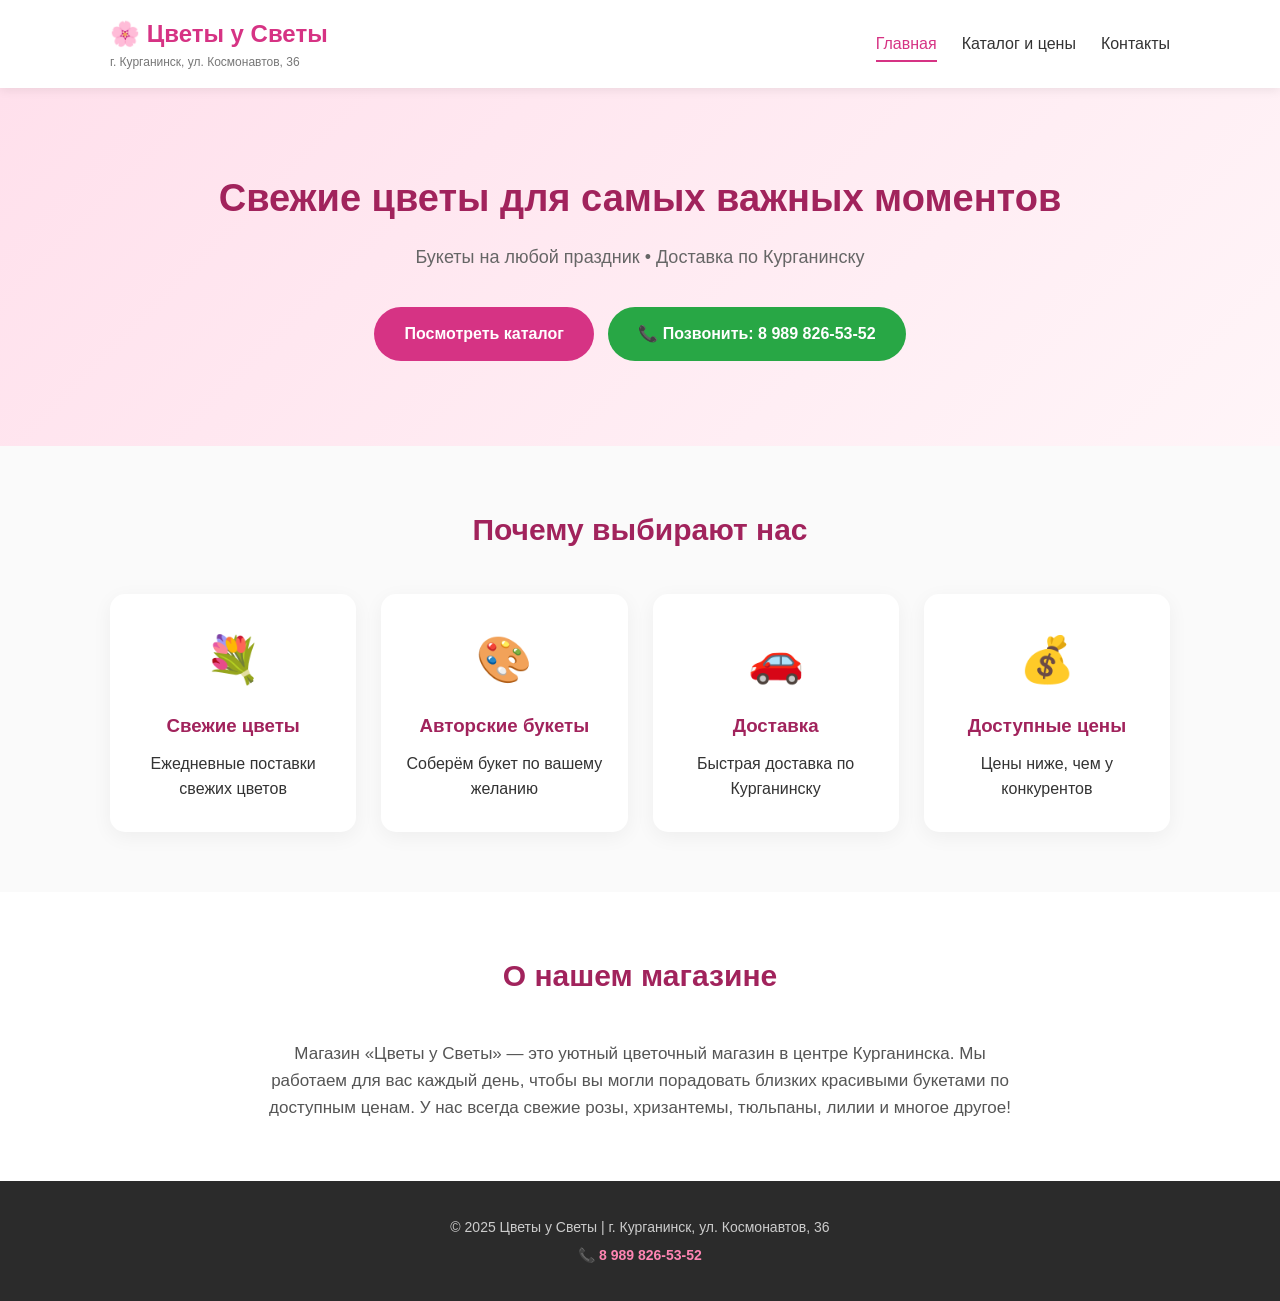
<file: index.html>
<!DOCTYPE html>
<html lang="ru">
<head>
    <meta charset="UTF-8">
    <meta name="viewport" content="width=device-width, initial-scale=1.0">
    <title>Цветы у Светы - Курганинск | Главная</title>
    <link rel="stylesheet" href="style.css">
</head>
<body>
    <header>
        <div class="container">
            <div class="logo">
                <h1>🌸 Цветы у Светы</h1>
                <p>г. Курганинск, ул. Космонавтов, 36</p>
            </div>
            <nav>
                <ul>
                    <li><a href="index.html" class="active">Главная</a></li>
                    <li><a href="catalog.html">Каталог и цены</a></li>
                    <li><a href="contacts.html">Контакты</a></li>
                </ul>
            </nav>
        </div>
    </header>

    <section class="hero">
        <div class="container">
            <h2>Свежие цветы для самых важных моментов</h2>
            <p>Букеты на любой праздник • Доставка по Курганинску</p>
            <a href="catalog.html" class="btn">Посмотреть каталог</a>
            <a href="tel:89898265352" class="btn btn-phone">📞 Позвонить: 8 989 826-53-52</a>
        </div>
    </section>

    <section class="features">
        <div class="container">
            <h2>Почему выбирают нас</h2>
            <div class="features-grid">
                <div class="feature">
                    <div class="icon">💐</div>
                    <h3>Свежие цветы</h3>
                    <p>Ежедневные поставки свежих цветов</p>
                </div>
                <div class="feature">
                    <div class="icon">🎨</div>
                    <h3>Авторские букеты</h3>
                    <p>Соберём букет по вашему желанию</p>
                </div>
                <div class="feature">
                    <div class="icon">🚗</div>
                    <h3>Доставка</h3>
                    <p>Быстрая доставка по Курганинску</p>
                </div>
                <div class="feature">
                    <div class="icon">💰</div>
                    <h3>Доступные цены</h3>
                    <p>Цены ниже, чем у конкурентов</p>
                </div>
            </div>
        </div>
    </section>

    <section class="about">
        <div class="container">
            <h2>О нашем магазине</h2>
            <p>Магазин «Цветы у Светы» — это уютный цветочный магазин в центре Курганинска. 
            Мы работаем для вас каждый день, чтобы вы могли порадовать близких красивыми 
            букетами по доступным ценам. У нас всегда свежие розы, хризантемы, тюльпаны, 
            лилии и многое другое!</p>
        </div>
    </section>

    <footer>
        <div class="container">
            <p>© 2025 Цветы у Светы | г. Курганинск, ул. Космонавтов, 36</p>
            <p>📞 <a href="tel:89898265352">8 989 826-53-52</a></p>
        </div>
    </footer>
</body>
</html>
</file>
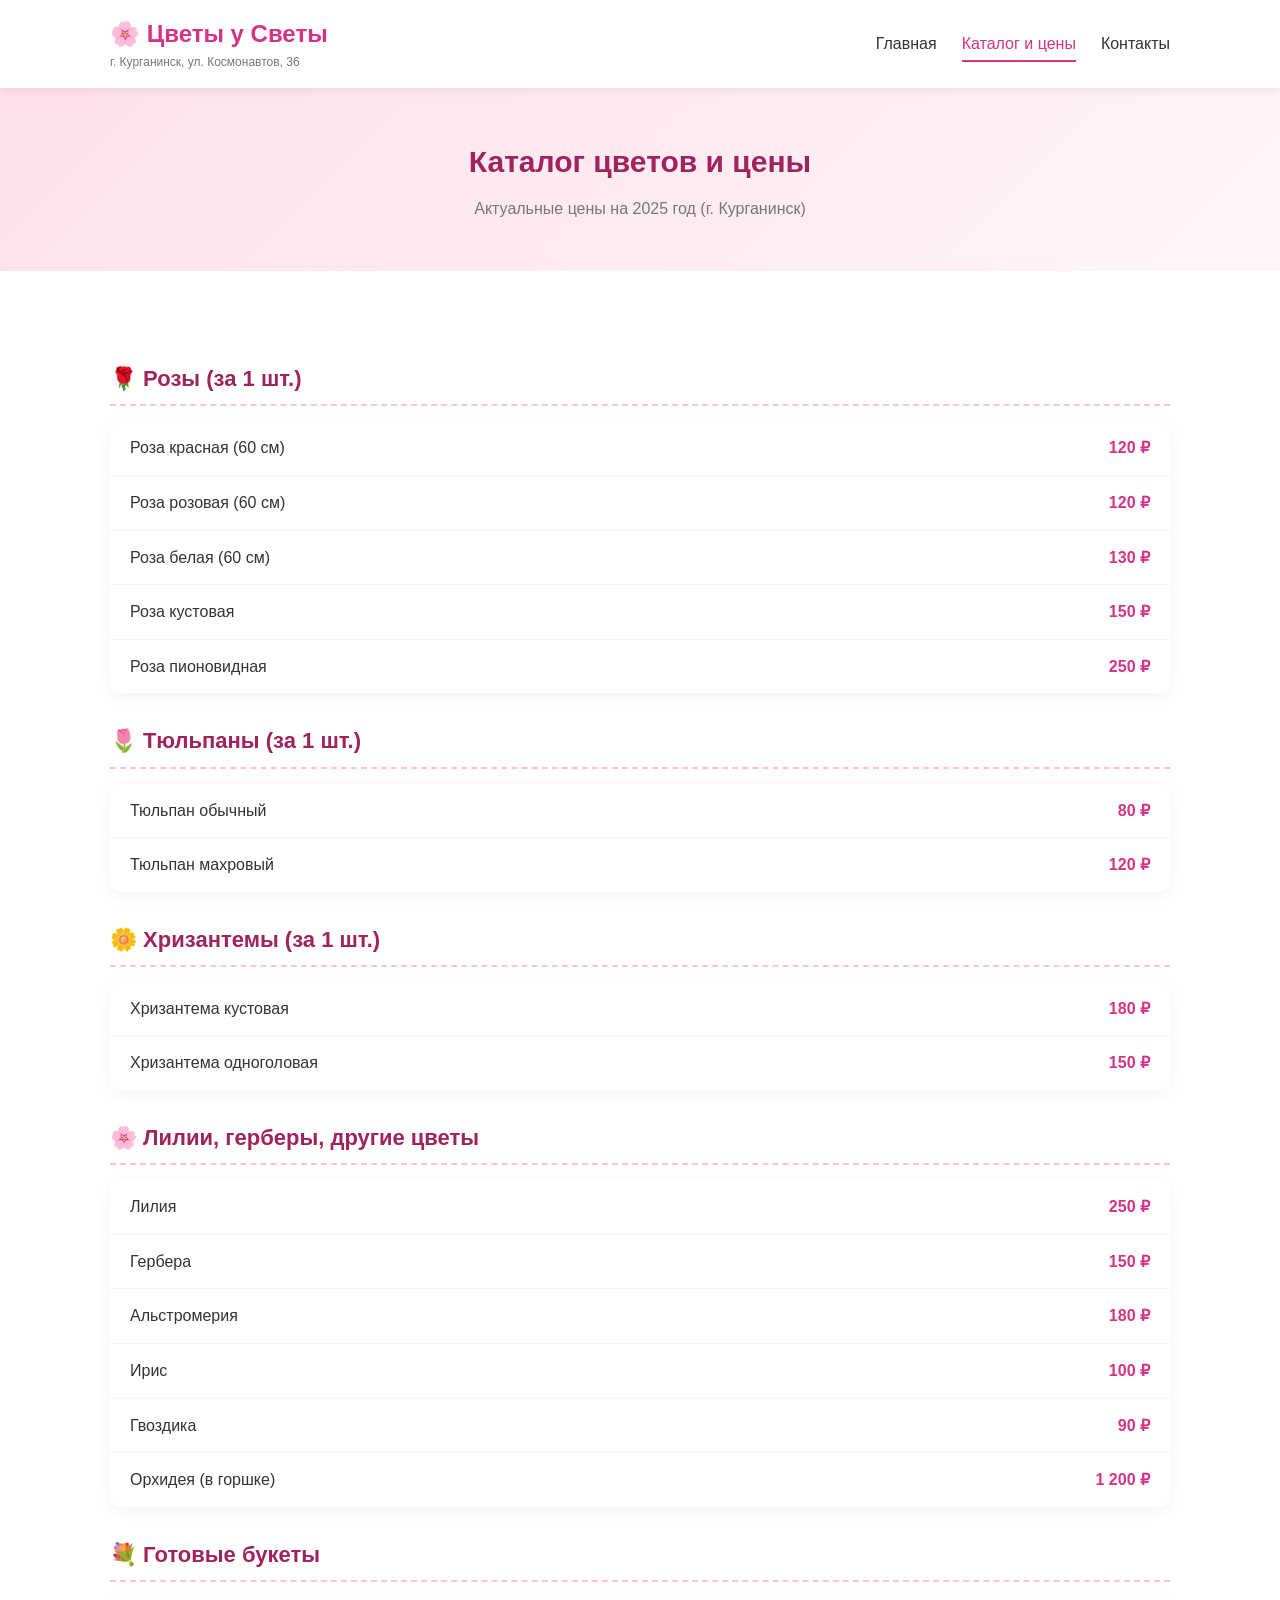
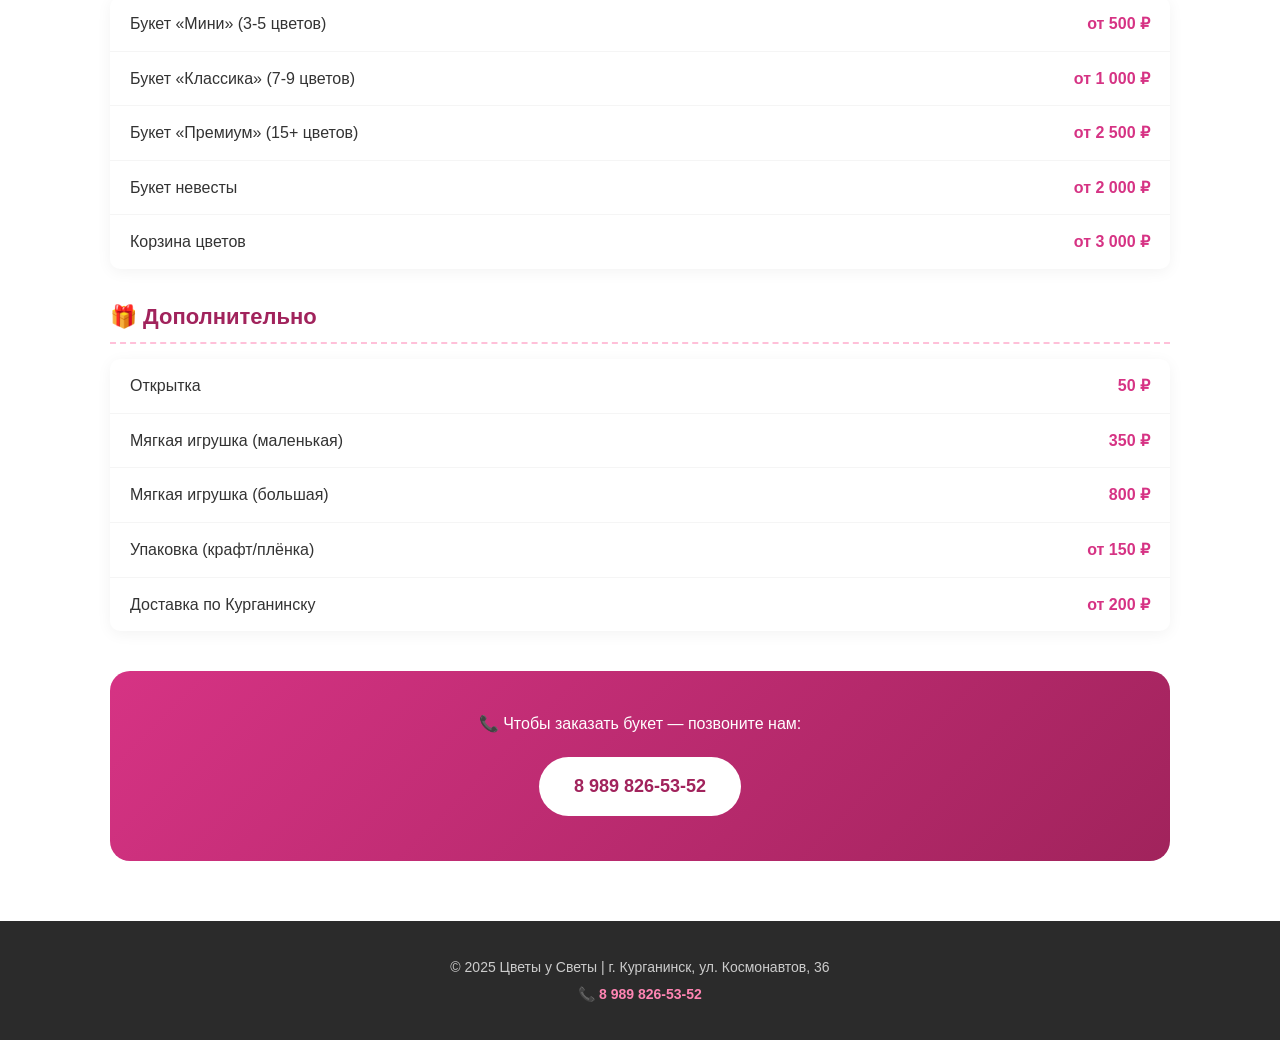
<file: catalog.html>
<!DOCTYPE html>
<html lang="ru">
<head>
    <meta charset="UTF-8">
    <meta name="viewport" content="width=device-width, initial-scale=1.0">
    <title>Каталог и цены - Цветы у Светы</title>
    <link rel="stylesheet" href="style.css">
</head>
<body>
    <header>
        <div class="container">
            <div class="logo">
                <h1>🌸 Цветы у Светы</h1>
                <p>г. Курганинск, ул. Космонавтов, 36</p>
            </div>
            <nav>
                <ul>
                    <li><a href="index.html">Главная</a></li>
                    <li><a href="catalog.html" class="active">Каталог и цены</a></li>
                    <li><a href="contacts.html">Контакты</a></li>
                </ul>
            </nav>
        </div>
    </header>

    <section class="page-title">
        <div class="container">
            <h2>Каталог цветов и цены</h2>
            <p>Актуальные цены на 2025 год (г. Курганинск)</p>
        </div>
    </section>

    <section class="catalog">
        <div class="container">
            <h3>🌹 Розы (за 1 шт.)</h3>
            <table class="price-table">
                <tr><td>Роза красная (60 см)</td><td>120 ₽</td></tr>
                <tr><td>Роза розовая (60 см)</td><td>120 ₽</td></tr>
                <tr><td>Роза белая (60 см)</td><td>130 ₽</td></tr>
                <tr><td>Роза кустовая</td><td>150 ₽</td></tr>
                <tr><td>Роза пионовидная</td><td>250 ₽</td></tr>
            </table>

            <h3>🌷 Тюльпаны (за 1 шт.)</h3>
            <table class="price-table">
                <tr><td>Тюльпан обычный</td><td>80 ₽</td></tr>
                <tr><td>Тюльпан махровый</td><td>120 ₽</td></tr>
            </table>

            <h3>🌼 Хризантемы (за 1 шт.)</h3>
            <table class="price-table">
                <tr><td>Хризантема кустовая</td><td>180 ₽</td></tr>
                <tr><td>Хризантема одноголовая</td><td>150 ₽</td></tr>
            </table>

            <h3>🌸 Лилии, герберы, другие цветы</h3>
            <table class="price-table">
                <tr><td>Лилия</td><td>250 ₽</td></tr>
                <tr><td>Гербера</td><td>150 ₽</td></tr>
                <tr><td>Альстромерия</td><td>180 ₽</td></tr>
                <tr><td>Ирис</td><td>100 ₽</td></tr>
                <tr><td>Гвоздика</td><td>90 ₽</td></tr>
                <tr><td>Орхидея (в горшке)</td><td>1 200 ₽</td></tr>
            </table>

            <h3>💐 Готовые букеты</h3>
            <table class="price-table">
                <tr><td>Букет «Мини» (3-5 цветов)</td><td>от 500 ₽</td></tr>
                <tr><td>Букет «Классика» (7-9 цветов)</td><td>от 1 000 ₽</td></tr>
                <tr><td>Букет «Премиум» (15+ цветов)</td><td>от 2 500 ₽</td></tr>
                <tr><td>Букет невесты</td><td>от 2 000 ₽</td></tr>
                <tr><td>Корзина цветов</td><td>от 3 000 ₽</td></tr>
            </table>

            <h3>🎁 Дополнительно</h3>
            <table class="price-table">
                <tr><td>Открытка</td><td>50 ₽</td></tr>
                <tr><td>Мягкая игрушка (маленькая)</td><td>350 ₽</td></tr>
                <tr><td>Мягкая игрушка (большая)</td><td>800 ₽</td></tr>
                <tr><td>Упаковка (крафт/плёнка)</td><td>от 150 ₽</td></tr>
                <tr><td>Доставка по Курганинску</td><td>от 200 ₽</td></tr>
            </table>

            <div class="order-box">
                <p>📞 Чтобы заказать букет — позвоните нам:</p>
                <a href="tel:89898265352" class="btn btn-phone">8 989 826-53-52</a>
            </div>
        </div>
    </section>

    <footer>
        <div class="container">
            <p>© 2025 Цветы у Светы | г. Курганинск, ул. Космонавтов, 36</p>
            <p>📞 <a href="tel:89898265352">8 989 826-53-52</a></p>
        </div>
    </footer>
</body>
</html>
</file>
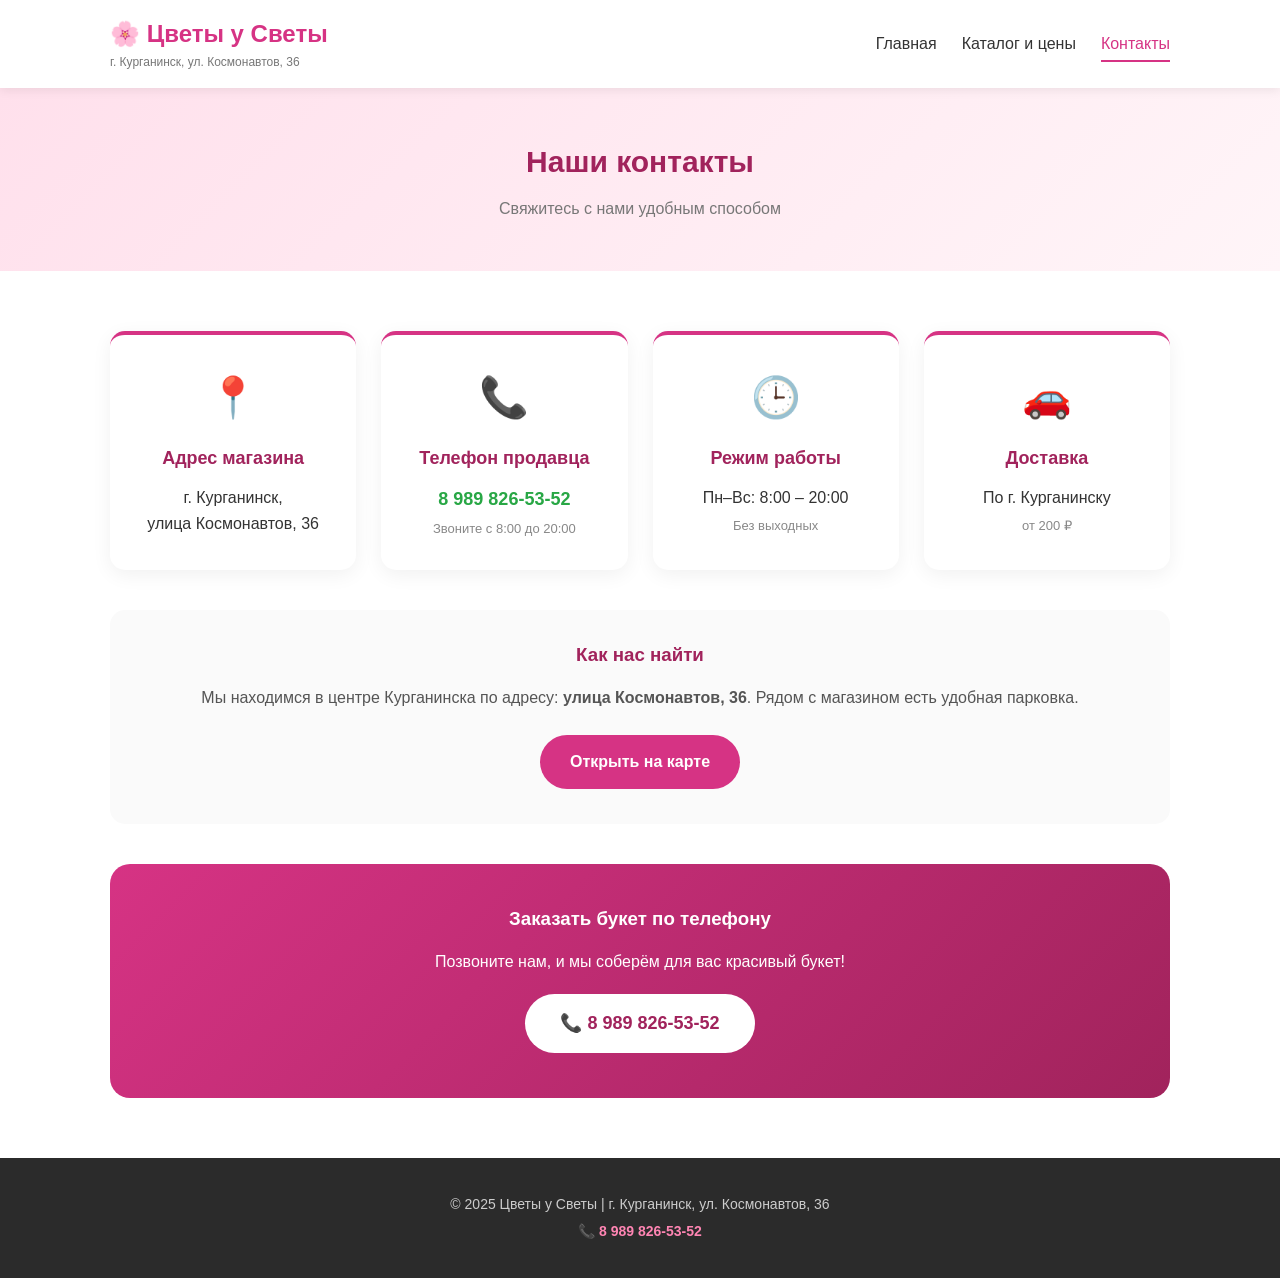
<file: contacts.html>
<!DOCTYPE html>
<html lang="ru">
<head>
    <meta charset="UTF-8">
    <meta name="viewport" content="width=device-width, initial-scale=1.0">
    <title>Контакты - Цветы у Светы</title>
    <link rel="stylesheet" href="style.css">
</head>
<body>
    <header>
        <div class="container">
            <div class="logo">
                <h1>🌸 Цветы у Светы</h1>
                <p>г. Курганинск, ул. Космонавтов, 36</p>
            </div>
            <nav>
                <ul>
                    <li><a href="index.html">Главная</a></li>
                    <li><a href="catalog.html">Каталог и цены</a></li>
                    <li><a href="contacts.html" class="active">Контакты</a></li>
                </ul>
            </nav>
        </div>
    </header>

    <section class="page-title">
        <div class="container">
            <h2>Наши контакты</h2>
            <p>Свяжитесь с нами удобным способом</p>
        </div>
    </section>

    <section class="contacts">
        <div class="container">
            <div class="contact-grid">
                <div class="contact-card">
                    <div class="icon">📍</div>
                    <h3>Адрес магазина</h3>
                    <p>г. Курганинск,<br>улица Космонавтов, 36</p>
                </div>

                <div class="contact-card">
                    <div class="icon">📞</div>
                    <h3>Телефон продавца</h3>
                    <p><a href="tel:89898265352">8 989 826-53-52</a></p>
                    <p class="small">Звоните с 8:00 до 20:00</p>
                </div>

                <div class="contact-card">
                    <div class="icon">🕒</div>
                    <h3>Режим работы</h3>
                    <p>Пн–Вс: 8:00 – 20:00</p>
                    <p class="small">Без выходных</p>
                </div>

                <div class="contact-card">
                    <div class="icon">🚗</div>
                    <h3>Доставка</h3>
                    <p>По г. Курганинску</p>
                    <p class="small">от 200 ₽</p>
                </div>
            </div>

            <div class="map-box">
                <h3>Как нас найти</h3>
                <p>Мы находимся в центре Курганинска по адресу: <strong>улица Космонавтов, 36</strong>. 
                Рядом с магазином есть удобная парковка.</p>
                <a href="https://yandex.ru/maps/?text=Курганинск%20улица%20Космонавтов%2036" 
                   target="_blank" class="btn">Открыть на карте</a>
            </div>

            <div class="order-box">
                <h3>Заказать букет по телефону</h3>
                <p>Позвоните нам, и мы соберём для вас красивый букет!</p>
                <a href="tel:89898265352" class="btn btn-phone">📞 8 989 826-53-52</a>
            </div>
        </div>
    </section>

    <footer>
        <div class="container">
            <p>© 2025 Цветы у Светы | г. Курганинск, ул. Космонавтов, 36</p>
            <p>📞 <a href="tel:89898265352">8 989 826-53-52</a></p>
        </div>
    </footer>
</body>
</html>
</file>
<file: style.css>
* {
    margin: 0;
    padding: 0;
    box-sizing: border-box;
}

body {
    font-family: 'Segoe UI', Arial, sans-serif;
    line-height: 1.6;
    color: #333;
    background: #fff;
}

.container {
    max-width: 1100px;
    margin: 0 auto;
    padding: 0 20px;
}

/* HEADER */
header {
    background: #fff;
    box-shadow: 0 2px 10px rgba(0,0,0,0.08);
    position: sticky;
    top: 0;
    z-index: 100;
}

header .container {
    display: flex;
    justify-content: space-between;
    align-items: center;
    padding: 15px 20px;
    flex-wrap: wrap;
}

.logo h1 {
    color: #d63384;
    font-size: 24px;
}

.logo p {
    font-size: 12px;
    color: #777;
}

nav ul {
    list-style: none;
    display: flex;
    gap: 25px;
}

nav a {
    text-decoration: none;
    color: #333;
    font-weight: 500;
    padding: 8px 0;
    transition: 0.3s;
    border-bottom: 2px solid transparent;
}

nav a:hover,
nav a.active {
    color: #d63384;
    border-bottom: 2px solid #d63384;
}

/* HERO */
.hero {
    background: linear-gradient(135deg, #ffe0ec, #fff5f8);
    padding: 80px 0;
    text-align: center;
}

.hero h2 {
    font-size: 38px;
    color: #a1235c;
    margin-bottom: 15px;
}

.hero p {
    font-size: 18px;
    color: #666;
    margin-bottom: 30px;
}

/* BUTTONS */
.btn {
    display: inline-block;
    background: #d63384;
    color: #fff;
    padding: 14px 30px;
    border-radius: 30px;
    text-decoration: none;
    font-weight: 600;
    margin: 5px;
    transition: 0.3s;
    border: none;
    cursor: pointer;
}

.btn:hover {
    background: #a1235c;
    transform: translateY(-2px);
}

.btn-phone {
    background: #28a745;
}

.btn-phone:hover {
    background: #1e7e34;
}

/* SECTIONS */
section {
    padding: 60px 0;
}

section h2 {
    text-align: center;
    color: #a1235c;
    margin-bottom: 40px;
    font-size: 30px;
}

/* FEATURES */
.features {
    background: #fafafa;
}

.features-grid {
    display: grid;
    grid-template-columns: repeat(auto-fit, minmax(220px, 1fr));
    gap: 25px;
}

.feature {
    background: #fff;
    padding: 30px 20px;
    border-radius: 15px;
    text-align: center;
    box-shadow: 0 5px 20px rgba(0,0,0,0.05);
    transition: 0.3s;
}

.feature:hover {
    transform: translateY(-5px);
    box-shadow: 0 10px 30px rgba(214,51,132,0.15);
}

.feature .icon {
    font-size: 45px;
    margin-bottom: 15px;
}

.feature h3 {
    color: #a1235c;
    margin-bottom: 10px;
}

/* ABOUT */
.about p {
    max-width: 750px;
    margin: 0 auto;
    text-align: center;
    font-size: 17px;
    color: #555;
}

/* PAGE TITLE */
.page-title {
    background: linear-gradient(135deg, #ffe0ec, #fff5f8);
    padding: 50px 0;
    text-align: center;
}

.page-title h2 {
    margin-bottom: 10px;
}

.page-title p {
    color: #777;
}

/* CATALOG */
.catalog h3 {
    color: #a1235c;
    margin: 30px 0 15px;
    padding-bottom: 8px;
    border-bottom: 2px dashed #ffc0d9;
    font-size: 22px;
}

.price-table {
    width: 100%;
    border-collapse: collapse;
    margin-bottom: 20px;
    background: #fff;
    border-radius: 10px;
    overflow: hidden;
    box-shadow: 0 3px 15px rgba(0,0,0,0.05);
}

.price-table tr {
    border-bottom: 1px solid #f5f5f5;
}

.price-table tr:last-child {
    border-bottom: none;
}

.price-table td {
    padding: 14px 20px;
    font-size: 16px;
}

.price-table td:last-child {
    text-align: right;
    font-weight: 700;
    color: #d63384;
    white-space: nowrap;
}

.price-table tr:hover {
    background: #fff5f8;
}

/* ORDER BOX */
.order-box {
    background: linear-gradient(135deg, #d63384, #a1235c);
    color: #fff;
    padding: 40px 30px;
    border-radius: 20px;
    text-align: center;
    margin-top: 40px;
}

.order-box p,
.order-box h3 {
    margin-bottom: 15px;
    color: #fff;
}

.order-box .btn-phone {
    background: #fff;
    color: #a1235c;
    font-size: 18px;
    padding: 15px 35px;
}

.order-box .btn-phone:hover {
    background: #ffe0ec;
}

/* CONTACTS */
.contact-grid {
    display: grid;
    grid-template-columns: repeat(auto-fit, minmax(230px, 1fr));
    gap: 25px;
    margin-bottom: 40px;
}

.contact-card {
    background: #fff;
    padding: 30px 20px;
    border-radius: 15px;
    text-align: center;
    box-shadow: 0 5px 20px rgba(0,0,0,0.06);
    border-top: 4px solid #d63384;
}

.contact-card .icon {
    font-size: 40px;
    margin-bottom: 15px;
}

.contact-card h3 {
    color: #a1235c;
    margin-bottom: 12px;
    font-size: 18px;
}

.contact-card a {
    color: #28a745;
    text-decoration: none;
    font-weight: 700;
    font-size: 18px;
}

.contact-card a:hover {
    text-decoration: underline;
}

.small {
    font-size: 13px;
    color: #888;
    margin-top: 5px;
}

.map-box {
    background: #fafafa;
    padding: 30px;
    border-radius: 15px;
    text-align: center;
    margin-bottom: 30px;
}

.map-box h3 {
    color: #a1235c;
    margin-bottom: 15px;
}

.map-box p {
    margin-bottom: 20px;
    color: #555;
}

/* FOOTER */
footer {
    background: #2b2b2b;
    color: #ccc;
    padding: 30px 0;
    text-align: center;
    font-size: 14px;
}

footer a {
    color: #ff85b3;
    text-decoration: none;
    font-weight: 600;
}

footer a:hover {
    text-decoration: underline;
}

footer p {
    margin: 5px 0;
}

/* MOBILE */
@media (max-width: 700px) {
    header .container {
        flex-direction: column;
        gap: 15px;
    }

    nav ul {
        gap: 15px;
    }

    .hero h2 {
        font-size: 26px;
    }

    .hero p {
        font-size: 16px;
    }

    .price-table td {
        padding: 12px 14px;
        font-size: 14px;
    }

    section {
        padding: 40px 0;
    }

    section h2 {
        font-size: 24px;
    }
  }
</file>
